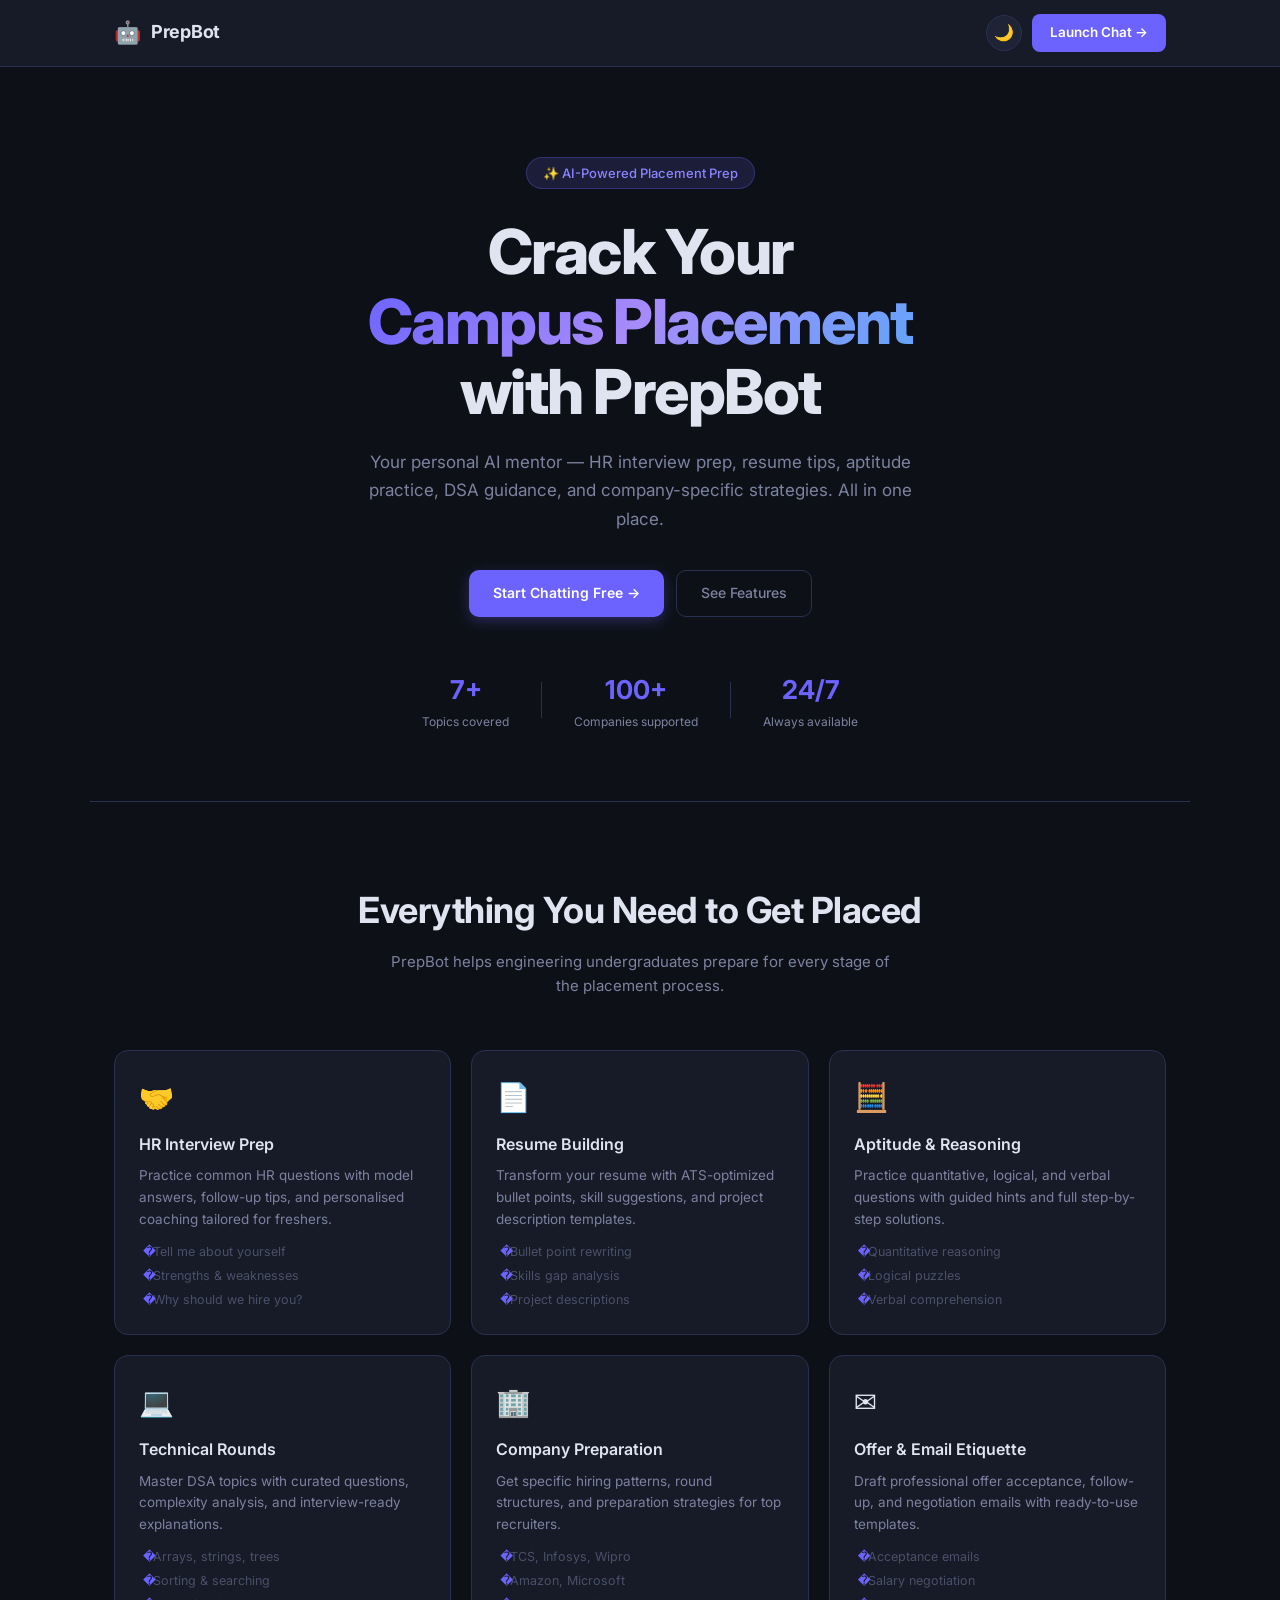
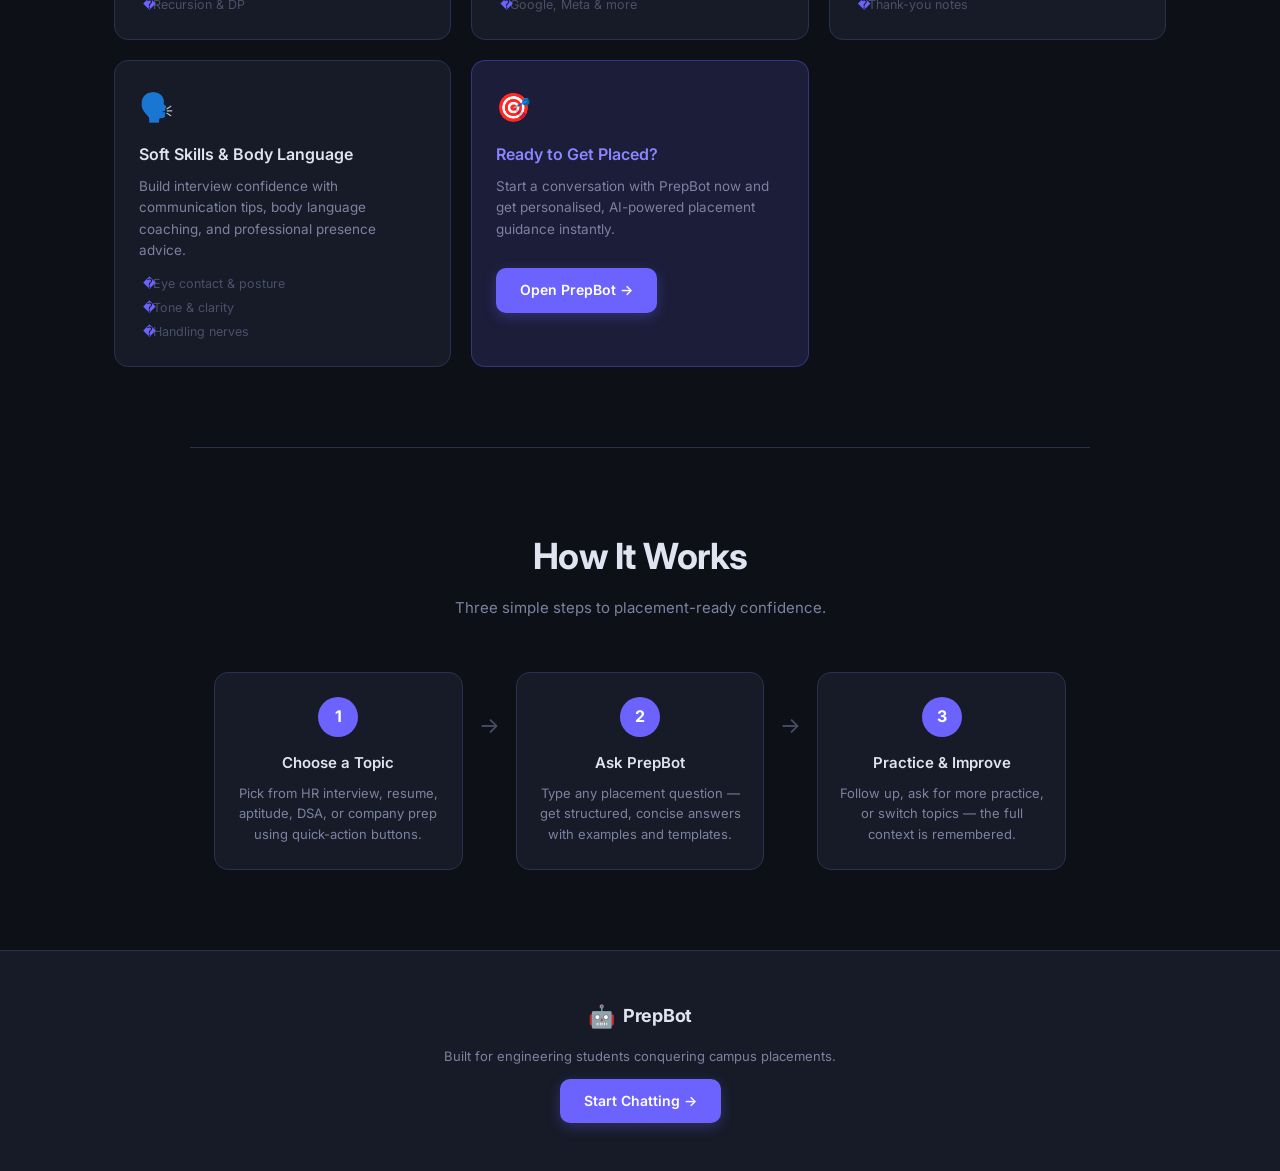
<file: index.html>
<!DOCTYPE html>
<html lang="en" data-theme="dark">

<head>
    <meta charset="UTF-8" />
    <meta name="viewport" content="width=device-width, initial-scale=1.0" />
    <title>PrepBot — Personal Placement Mentor</title>
    <meta name="description"
        content="PrepBot is an AI placement mentor for engineering students. Ace your campus placements with smart guidance on HR, DSA, resume, aptitude and more." />
    <link rel="preconnect" href="https://fonts.googleapis.com" />
    <link href="https://fonts.googleapis.com/css2?family=Inter:wght@300;400;500;600;700;800&display=swap"
        rel="stylesheet" />
    <link rel="stylesheet" href="src/style.css" />
</head>

<body class="landing-body">

    <nav class="nav">
        <div class="nav-inner">
            <div class="nav-brand">
                <span class="nav-logo">🤖</span>
                <span class="nav-name">PrepBot</span>
            </div>
            <div class="nav-actions">
                <button class="theme-toggle" id="themeToggle" aria-label="Toggle theme" title="Toggle light / dark">
                    <span class="theme-icon">🌙</span>
                </button>
                <a href="chat.html" class="nav-cta">Launch Chat →</a>
            </div>
        </div>
    </nav>

    <section class="hero">
        <div class="hero-badge">✨ AI-Powered Placement Prep</div>
        <h1 class="hero-title">
            Crack Your<br />
            <span class="hero-gradient">Campus Placement</span><br />
            with PrepBot
        </h1>
        <p class="hero-sub">
            Your personal AI mentor — HR interview prep, resume tips, aptitude practice,
            DSA guidance, and company-specific strategies. All in one place.
        </p>
        <div class="hero-actions">
            <a href="chat.html" class="btn-primary">Start Chatting Free →</a>
            <a href="#features" class="btn-ghost">See Features</a>
        </div>
        <div class="stats-row">
            <div class="stat"><strong>7+</strong><span>Topics covered</span></div>
            <div class="stat-sep"></div>
            <div class="stat"><strong>100+</strong><span>Companies supported</span></div>
            <div class="stat-sep"></div>
            <div class="stat"><strong>24/7</strong><span>Always available</span></div>
        </div>
    </section>

    <section class="features" id="features">
        <div class="section-header">
            <h2>Everything You Need to Get Placed</h2>
            <p>PrepBot helps engineering undergraduates prepare for every stage of the placement process.</p>
        </div>
        <div class="features-grid">
            <div class="feature-card">
                <div class="fc-icon">🤝</div>
                <h3>HR Interview Prep</h3>
                <p>Practice common HR questions with model answers, follow-up tips, and personalised coaching tailored
                    for freshers.</p>
                <ul class="fc-list">
                    <li>Tell me about yourself</li>
                    <li>Strengths &amp; weaknesses</li>
                    <li>Why should we hire you?</li>
                </ul>
            </div>
            <div class="feature-card">
                <div class="fc-icon">📄</div>
                <h3>Resume Building</h3>
                <p>Transform your resume with ATS-optimized bullet points, skill suggestions, and project description
                    templates.</p>
                <ul class="fc-list">
                    <li>Bullet point rewriting</li>
                    <li>Skills gap analysis</li>
                    <li>Project descriptions</li>
                </ul>
            </div>
            <div class="feature-card">
                <div class="fc-icon">🧮</div>
                <h3>Aptitude &amp; Reasoning</h3>
                <p>Practice quantitative, logical, and verbal questions with guided hints and full step-by-step
                    solutions.</p>
                <ul class="fc-list">
                    <li>Quantitative reasoning</li>
                    <li>Logical puzzles</li>
                    <li>Verbal comprehension</li>
                </ul>
            </div>
            <div class="feature-card">
                <div class="fc-icon">💻</div>
                <h3>Technical Rounds</h3>
                <p>Master DSA topics with curated questions, complexity analysis, and interview-ready explanations.</p>
                <ul class="fc-list">
                    <li>Arrays, strings, trees</li>
                    <li>Sorting &amp; searching</li>
                    <li>Recursion &amp; DP</li>
                </ul>
            </div>
            <div class="feature-card">
                <div class="fc-icon">🏢</div>
                <h3>Company Preparation</h3>
                <p>Get specific hiring patterns, round structures, and preparation strategies for top recruiters.</p>
                <ul class="fc-list">
                    <li>TCS, Infosys, Wipro</li>
                    <li>Amazon, Microsoft</li>
                    <li>Google, Meta &amp; more</li>
                </ul>
            </div>
            <div class="feature-card">
                <div class="fc-icon">✉️</div>
                <h3>Offer &amp; Email Etiquette</h3>
                <p>Draft professional offer acceptance, follow-up, and negotiation emails with ready-to-use templates.
                </p>
                <ul class="fc-list">
                    <li>Acceptance emails</li>
                    <li>Salary negotiation</li>
                    <li>Thank-you notes</li>
                </ul>
            </div>
            <div class="feature-card">
                <div class="fc-icon">🗣️</div>
                <h3>Soft Skills &amp; Body Language</h3>
                <p>Build interview confidence with communication tips, body language coaching, and professional presence
                    advice.</p>
                <ul class="fc-list">
                    <li>Eye contact &amp; posture</li>
                    <li>Tone &amp; clarity</li>
                    <li>Handling nerves</li>
                </ul>
            </div>
            <div class="feature-card cta-card">
                <div class="fc-icon">🎯</div>
                <h3>Ready to Get Placed?</h3>
                <p>Start a conversation with PrepBot now and get personalised, AI-powered placement guidance instantly.
                </p>
                <a href="chat.html" class="btn-primary" style="margin-top:16px;display:inline-block;">Open PrepBot
                    →</a>
            </div>
        </div>
    </section>

    <section class="how-it-works">
        <div class="section-header">
            <h2>How It Works</h2>
            <p>Three simple steps to placement-ready confidence.</p>
        </div>
        <div class="steps-row">
            <div class="step">
                <div class="step-num">1</div>
                <h4>Choose a Topic</h4>
                <p>Pick from HR interview, resume, aptitude, DSA, or company prep using quick-action buttons.</p>
            </div>
            <div class="step-arrow">→</div>
            <div class="step">
                <div class="step-num">2</div>
                <h4>Ask PrepBot</h4>
                <p>Type any placement question — get structured, concise answers with examples and templates.</p>
            </div>
            <div class="step-arrow">→</div>
            <div class="step">
                <div class="step-num">3</div>
                <h4>Practice &amp; Improve</h4>
                <p>Follow up, ask for more practice, or switch topics — the full context is remembered.</p>
            </div>
        </div>
    </section>

    <footer class="footer">
        <div class="footer-inner">
            <div class="footer-brand">
                <span class="nav-logo">🤖</span>
                <span class="nav-name">PrepBot</span>
            </div>
            <p class="footer-note">Built for engineering students conquering campus placements.</p>
            <a href="chat.html" class="btn-primary">Start Chatting →</a>
        </div>
    </footer>

    <script src="src/theme.js"></script>
</body>

</html>
</file>
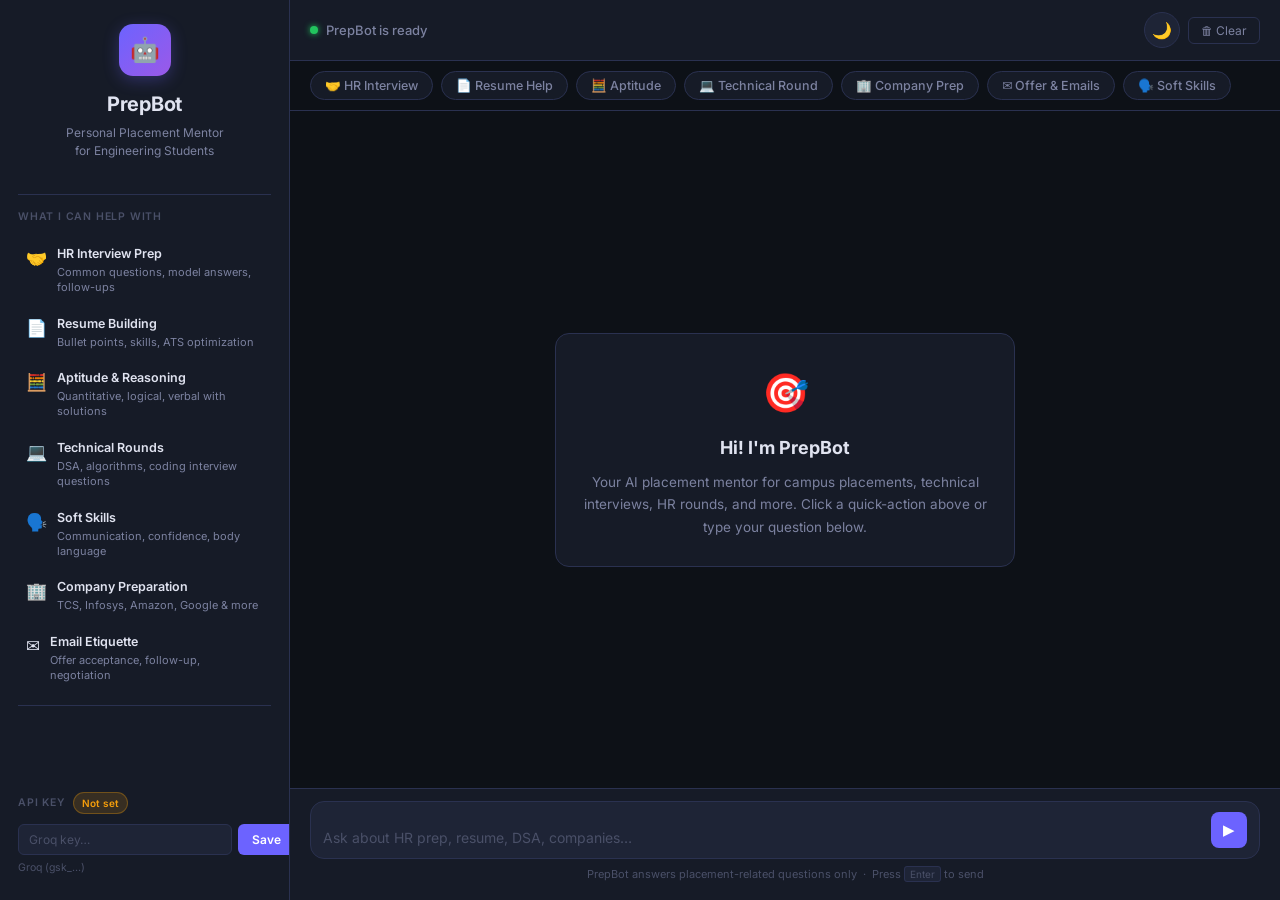
<file: chat.html>
<!DOCTYPE html>
<html lang="en" data-theme="dark">

<head>
    <meta charset="UTF-8" />
    <meta name="viewport" content="width=device-width, initial-scale=1.0" />
    <title>PrepBot — Chat</title>
    <meta name="description"
        content="Chat with PrepBot — your AI placement mentor for HR interviews, resume, aptitude, DSA, and company prep." />
    <link rel="preconnect" href="https://fonts.googleapis.com" />
    <link href="https://fonts.googleapis.com/css2?family=Inter:wght@300;400;500;600;700&display=swap"
        rel="stylesheet" />
    <link rel="stylesheet" href="src/style.css" />
</head>

<body class="chat-body">

    <div class="app-wrapper">

        <!-- ── LEFT SIDEBAR ── -->
        <aside class="side-panel">
            <div class="brand">
                <a href="index.html" class="brand-link" title="Back to home">
                    <div class="brand-logo">🤖</div>
                </a>
                <h1 class="brand-name">PrepBot</h1>
                <p class="brand-tagline">Personal Placement Mentor<br />for Engineering Students</p>
            </div>

            <div class="divider"></div>
            <p class="panel-label">What I can help with</p>

            <ul class="feature-list">
                <li class="feature-item">
                    <span class="fi-icon">🤝</span>
                    <div><strong>HR Interview Prep</strong>
                        <p>Common questions, model answers, follow-ups</p>
                    </div>
                </li>
                <li class="feature-item">
                    <span class="fi-icon">📄</span>
                    <div><strong>Resume Building</strong>
                        <p>Bullet points, skills, ATS optimization</p>
                    </div>
                </li>
                <li class="feature-item">
                    <span class="fi-icon">🧮</span>
                    <div><strong>Aptitude &amp; Reasoning</strong>
                        <p>Quantitative, logical, verbal with solutions</p>
                    </div>
                </li>
                <li class="feature-item">
                    <span class="fi-icon">💻</span>
                    <div><strong>Technical Rounds</strong>
                        <p>DSA, algorithms, coding interview questions</p>
                    </div>
                </li>
                <li class="feature-item">
                    <span class="fi-icon">🗣️</span>
                    <div><strong>Soft Skills</strong>
                        <p>Communication, confidence, body language</p>
                    </div>
                </li>
                <li class="feature-item">
                    <span class="fi-icon">🏢</span>
                    <div><strong>Company Preparation</strong>
                        <p>TCS, Infosys, Amazon, Google &amp; more</p>
                    </div>
                </li>
                <li class="feature-item">
                    <span class="fi-icon">✉️</span>
                    <div><strong>Email Etiquette</strong>
                        <p>Offer acceptance, follow-up, negotiation</p>
                    </div>
                </li>
            </ul>

            <div class="divider"></div>

            <!-- API Key -->
            <div class="api-section">
                <p class="panel-label">API Key <span class="api-status-badge" id="apiStatusBadge">Not set</span></p>
                <div class="api-input-row">
                    <input type="password" id="apiKeyInput" placeholder="Groq key…"
                        autocomplete="off" />
                    <button id="apiSaveBtn">Save</button>
                </div>
                <p class="api-hint">Groq (gsk_…)</p>
            </div>
        </aside>

        <!-- ── CHAT PANEL ── -->
        <main class="chat-panel">

            <!-- Header -->
            <div class="chat-header">
                <div class="chat-header-info">
                    <span class="ch-dot"></span>
                    <span class="ch-title">PrepBot is ready</span>
                </div>
                <div class="chat-header-actions">
                    <button class="theme-toggle" id="themeToggle" aria-label="Toggle theme" title="Toggle light / dark">
                        <span class="theme-icon">🌙</span>
                    </button>
                    <button class="clear-btn" id="clearBtn" title="Clear chat">🗑 Clear</button>
                </div>
            </div>

            <!-- Quick Actions -->
            <div class="quick-actions" id="quickActions" role="list">
                <button class="qa-btn"
                    data-prompt="Give me 5 common HR interview questions with model answers tailored for engineering freshers.">🤝
                    HR Interview</button>
                <button class="qa-btn"
                    data-prompt="Give me actionable tips to improve my engineering student resume, including bullet point structure, skills section, and project descriptions.">📄
                    Resume Help</button>
                <button class="qa-btn"
                    data-prompt="Give me 3 aptitude questions (quantitative reasoning) commonly asked in campus placements with hints and full solutions.">🧮
                    Aptitude</button>
                <button class="qa-btn"
                    data-prompt="What are the most important DSA topics for technical interviews? Give me one practice question on arrays with a detailed explanation.">💻
                    Technical Round</button>
                <button class="qa-btn"
                    data-prompt="Tell me about TCS NQT recruitment — rounds, difficulty level, key topics, and how to prepare effectively.">🏢
                    Company Prep</button>
                <button class="qa-btn"
                    data-prompt="Write a professional offer acceptance email template suitable for a campus placement offer.">✉️
                    Offer &amp; Emails</button>
                <button class="qa-btn"
                    data-prompt="Give me practical soft skills and body language tips for acing a job interview as an engineering student.">🗣️
                    Soft Skills</button>
            </div>

            <!-- Chat Window -->
            <div class="chat-window" id="chatWindow" role="log" aria-live="polite">
                <div class="welcome-card" id="welcomeCard">
                    <div class="wc-emoji">🎯</div>
                    <h2>Hi! I'm PrepBot</h2>
                    <p>Your AI placement mentor for campus placements, technical interviews, HR rounds, and more. Click
                        a quick-action above or type your question below.</p>
                </div>
            </div>

            <!-- Input -->
            <div class="input-area">
                <div class="input-row" id="inputRow">
                    <textarea id="userInput" rows="1" placeholder="Ask about HR prep, resume, DSA, companies…"
                        aria-label="Chat input"></textarea>
                    <button class="send-btn" id="sendBtn" aria-label="Send message"
                        title="Send (Enter)">&#9654;</button>
                </div>
                <p class="input-hint">PrepBot answers placement-related questions only &nbsp;·&nbsp; Press
                    <kbd>Enter</kbd> to send</p>
            </div>

        </main>
    </div>

    <script src="src/theme.js"></script>
    <script src="src/script.js"></script>
</body>

</html>
</file>
<file: src/style.css>
/* ═══════════════════════════════════════════════════════════
   PrepBot — style.css
═══════════════════════════════════════════════════════════ */

:root,
[data-theme="dark"] {
  --bg: #0d1117;
  --bg2: #0a0d13;
  --surface: #161b27;
  --surface2: #1e2436;
  --surface3: #252d42;
  --border: #2a3150;
  --accent: #6c63ff;
  --accent-dim: rgba(108, 99, 255, .15);
  --accent-hover: #8b85ff;
  --accent-glow: rgba(108, 99, 255, .3);
  --green: #22c55e;
  --amber: #f59e0b;
  --red: #ef4444;
  --text: #e0e3f0;
  --text-dim: #7c82a0;
  --text-muted: #4a5068;
  --user-bubble: #6c63ff;
  --bot-bubble: #1a1f35;
  --card-bg: #161b27;
  --gradient-text: linear-gradient(135deg, #6c63ff, #a78bfa, #60a5fa);
}

[data-theme="light"] {
  --bg: #f4f6fb;
  --bg2: #eceef5;
  --surface: #ffffff;
  --surface2: #f0f2fa;
  --surface3: #e8eaf5;
  --border: #dde1f0;
  --accent: #5b52e8;
  --accent-dim: rgba(91, 82, 232, .1);
  --accent-hover: #4840cc;
  --accent-glow: rgba(91, 82, 232, .2);
  --green: #16a34a;
  --amber: #d97706;
  --red: #dc2626;
  --text: #1a1d2e;
  --text-dim: #5a6080;
  --text-muted: #9499b8;
  --user-bubble: #5b52e8;
  --bot-bubble: #eef0fa;
  --card-bg: #ffffff;
  --gradient-text: linear-gradient(135deg, #5b52e8, #7c3aed, #2563eb);
}

*,
*::before,
*::after {
  box-sizing: border-box;
  margin: 0;
  padding: 0
}

html {
  scroll-behavior: smooth
}

body {
  font-family: 'Inter', system-ui, sans-serif;
  background: var(--bg);
  color: var(--text);
  font-size: 15px;
  line-height: 1.6;
  transition: background .25s ease, color .25s ease
}

a {
  text-decoration: none;
  color: inherit
}

ul {
  list-style: none
}

.theme-toggle {
  width: 36px;
  height: 36px;
  border-radius: 50%;
  background: var(--surface2);
  border: 1px solid var(--border);
  cursor: pointer;
  display: flex;
  align-items: center;
  justify-content: center;
  font-size: 16px;
  transition: background .18s, border-color .18s, transform .15s;
  flex-shrink: 0
}

.theme-toggle:hover {
  background: var(--surface3);
  border-color: var(--accent);
  transform: rotate(20deg)
}

.btn-primary {
  display: inline-flex;
  align-items: center;
  gap: 6px;
  background: var(--accent);
  color: #fff;
  padding: 11px 24px;
  border-radius: 10px;
  font-size: 14px;
  font-weight: 600;
  border: none;
  cursor: pointer;
  font-family: inherit;
  transition: background .18s, transform .1s, box-shadow .18s;
  box-shadow: 0 4px 14px var(--accent-glow)
}

.btn-primary:hover {
  background: var(--accent-hover);
  transform: translateY(-1px)
}

.btn-primary:active {
  transform: scale(.97)
}

.btn-ghost {
  display: inline-flex;
  align-items: center;
  padding: 11px 24px;
  border-radius: 10px;
  font-size: 14px;
  font-weight: 500;
  border: 1px solid var(--border);
  background: transparent;
  color: var(--text-dim);
  cursor: pointer;
  font-family: inherit;
  transition: all .18s
}

.btn-ghost:hover {
  background: var(--surface2);
  border-color: var(--accent);
  color: var(--accent-hover)
}

/* ═══ LANDING PAGE ═══════════════════════════════════════ */
.landing-body {
  min-height: 100vh;
  overflow-x: hidden
}

/* Nav */
.nav {
  position: sticky;
  top: 0;
  z-index: 100;
  background: var(--surface);
  border-bottom: 1px solid var(--border);
  backdrop-filter: blur(12px)
}

.nav-inner {
  max-width: 1100px;
  margin: 0 auto;
  padding: 14px 24px;
  display: flex;
  align-items: center;
  justify-content: space-between
}

.nav-brand {
  display: flex;
  align-items: center;
  gap: 10px
}

.nav-logo {
  font-size: 22px
}

.nav-name {
  font-size: 18px;
  font-weight: 700;
  letter-spacing: -.3px
}

.nav-actions {
  display: flex;
  align-items: center;
  gap: 10px
}

.nav-cta {
  background: var(--accent);
  color: #fff;
  padding: 8px 18px;
  border-radius: 8px;
  font-size: 13.5px;
  font-weight: 600;
  transition: background .18s
}

.nav-cta:hover {
  background: var(--accent-hover)
}

/* Hero */
.hero {
  max-width: 800px;
  margin: 0 auto;
  padding: 90px 24px 70px;
  text-align: center
}

.hero-badge {
  display: inline-block;
  background: var(--accent-dim);
  border: 1px solid rgba(108, 99, 255, .3);
  color: var(--accent-hover);
  padding: 5px 16px;
  border-radius: 20px;
  font-size: 13px;
  font-weight: 500;
  margin-bottom: 28px
}

.hero-title {
  font-size: clamp(36px, 6vw, 62px);
  font-weight: 800;
  line-height: 1.13;
  letter-spacing: -1.5px;
  margin-bottom: 20px
}

.hero-gradient {
  background: var(--gradient-text);
  -webkit-background-clip: text;
  -webkit-text-fill-color: transparent;
  background-clip: text
}

.hero-sub {
  font-size: 17px;
  color: var(--text-dim);
  max-width: 580px;
  margin: 0 auto 36px;
  line-height: 1.7
}

.hero-actions {
  display: flex;
  gap: 12px;
  justify-content: center;
  flex-wrap: wrap;
  margin-bottom: 52px
}

.stats-row {
  display: flex;
  align-items: center;
  justify-content: center;
  gap: 32px;
  flex-wrap: wrap
}

.stat {
  display: flex;
  flex-direction: column;
  align-items: center;
  gap: 2px
}

.stat strong {
  font-size: 26px;
  font-weight: 700;
  color: var(--accent)
}

.stat span {
  font-size: 12px;
  color: var(--text-dim)
}

.stat-sep {
  width: 1px;
  height: 36px;
  background: var(--border)
}
/* -- Section Header -- */
.section-header{text-align:center;margin-bottom:52px}
.section-header h2{font-size:clamp(24px,4vw,36px);font-weight:700;letter-spacing:-.5px;margin-bottom:10px}
.section-header p{font-size:15px;color:var(--text-dim);max-width:520px;margin:0 auto}

/* -- Features Grid -- */
.features{max-width:1100px;margin:0 auto;padding:80px 24px;border-top:1px solid var(--border)}
.features-grid{display:grid;grid-template-columns:repeat(auto-fill,minmax(290px,1fr));gap:20px}
.feature-card{background:var(--card-bg);border:1px solid var(--border);border-radius:14px;padding:24px;transition:border-color .18s,box-shadow .18s,transform .18s}
.feature-card:hover{border-color:var(--accent);box-shadow:0 4px 20px var(--accent-glow);transform:translateY(-2px)}
.fc-icon{font-size:28px;margin-bottom:12px}
.feature-card h3{font-size:16px;font-weight:600;margin-bottom:8px}
.feature-card p{font-size:13.5px;color:var(--text-dim);line-height:1.6;margin-bottom:12px}
.fc-list{display:flex;flex-direction:column;gap:4px}
.fc-list li{font-size:12.5px;color:var(--text-muted);padding-left:14px;position:relative}
.fc-list li::before{content:"�";position:absolute;left:4px;color:var(--accent)}
.cta-card{background:var(--accent-dim);border-color:rgba(108,99,255,.35)}
.cta-card h3{color:var(--accent-hover)}

/* -- How it works -- */
.how-it-works{max-width:900px;margin:0 auto;padding:80px 24px;border-top:1px solid var(--border)}
.steps-row{display:flex;align-items:flex-start;gap:16px;flex-wrap:wrap;justify-content:center}
.step{flex:1;min-width:200px;text-align:center;padding:24px 20px;background:var(--card-bg);border:1px solid var(--border);border-radius:14px}
.step-num{width:40px;height:40px;background:var(--accent);color:#fff;border-radius:50%;display:flex;align-items:center;justify-content:center;font-weight:700;font-size:16px;margin:0 auto 14px}
.step h4{font-size:15px;font-weight:600;margin-bottom:8px}.step p{font-size:13px;color:var(--text-dim);line-height:1.6}
.step-arrow{font-size:22px;color:var(--text-muted);padding-top:36px;flex-shrink:0}

/* -- Footer -- */
.footer{border-top:1px solid var(--border);padding:48px 24px;background:var(--surface)}
.footer-inner{max-width:600px;margin:0 auto;display:flex;flex-direction:column;align-items:center;gap:12px;text-align:center}
.footer-brand{display:flex;align-items:center;gap:8px;font-size:18px;font-weight:700}
.footer-note{font-size:13px;color:var(--text-dim)}
/* ═══ CHAT PAGE ══════════════════════════════════════════ */
.chat-body{height:100vh;overflow:hidden}
.app-wrapper{display:flex;height:100vh;overflow:hidden}

/* Sidebar */
.side-panel {
  width: 290px; min-width: 290px;
  background: var(--surface); border-right: 1px solid var(--border);
  display: flex; flex-direction: column;
  overflow-y: auto; padding: 24px 18px;
  scrollbar-width: thin; scrollbar-color: var(--border) transparent;
}
.brand{display:flex;flex-direction:column;align-items:center;text-align:center;padding-bottom:20px}
.brand-link{display:block;border-radius:14px;transition:opacity .18s}
.brand-link:hover{opacity:0.8}
.brand-logo{
  width:52px;height:52px;
  background:linear-gradient(135deg,var(--accent),#9b59e8);
  border-radius:14px;display:flex;align-items:center;justify-content:center;
  font-size:24px;margin-bottom:12px;box-shadow:0 4px 16px var(--accent-glow);
}
.brand-name{font-size:20px;font-weight:700;letter-spacing:-.3px}
.brand-tagline{font-size:12px;color:var(--text-dim);margin-top:4px;line-height:1.5}
.divider{height:1px;background:var(--border);margin:14px 0;flex-shrink:0}
.panel-label{
  font-size:10.5px;font-weight:600;text-transform:uppercase;
  letter-spacing:0.8px;color:var(--text-muted);margin-bottom:10px;
  display:flex;align-items:center;gap:8px;
}
.feature-list{display:flex;flex-direction:column;gap:2px}
.feature-item{display:flex;align-items:flex-start;gap:10px;padding:8px;border-radius:8px;transition:background .15s}
.feature-item:hover{background:var(--surface2)}
.fi-icon{font-size:17px;flex-shrink:0;margin-top:1px}
.feature-item strong{display:block;font-size:12.5px;font-weight:600;margin-bottom:1px}
.feature-item p{font-size:11px;color:var(--text-dim);line-height:1.4}

/* API section */
.api-section{margin-top:auto;padding-top:8px}
.api-status-badge{
  display:inline-block;padding:2px 8px;border-radius:20px;
  font-size:10px;font-weight:600;
  background:rgba(245,158,11,0.15);color:var(--amber);border:1px solid rgba(245,158,11,0.3);
  text-transform:none;letter-spacing:0;
}
.api-status-badge.saved{background:rgba(34,197,94,0.12);color:var(--green);border-color:rgba(34,197,94,0.3)}
.api-input-row{display:flex;gap:6px;margin-bottom:6px}
.api-input-row input{
  flex:1;background:var(--surface2);border:1px solid var(--border);
  border-radius:6px;padding:7px 10px;font-size:12px;color:var(--text);
  font-family:inherit;outline:none;transition:border-color .18s;
}
.api-input-row input:focus{border-color:var(--accent)}
.api-input-row input::placeholder{color:var(--text-muted)}
.api-input-row button{
  background:var(--accent);color:#fff;border:none;border-radius:6px;
  padding:7px 14px;font-size:12px;font-weight:600;
  cursor:pointer;font-family:inherit;transition:background .18s;
}
.api-input-row button:hover{background:var(--accent-hover)}
.api-hint{font-size:10.5px;color:var(--text-muted);line-height:1.4}

/* Chat panel */
.chat-panel{flex:1;display:flex;flex-direction:column;overflow:hidden;background:var(--bg)}
.chat-header{
  display:flex;align-items:center;justify-content:space-between;
  padding:12px 20px;border-bottom:1px solid var(--border);
  flex-shrink:0;background:var(--surface);
}
.chat-header-info{display:flex;align-items:center;gap:8px}
.ch-dot{width:8px;height:8px;background:var(--green);border-radius:50%;box-shadow:0 0 6px var(--green);animation:blink 2.2s infinite}
@keyframes blink{0%,100%{opacity:1}50%{opacity:0.3}}
.ch-title{font-size:13px;font-weight:500;color:var(--text-dim)}
.chat-header-actions{display:flex;align-items:center;gap:8px}
.clear-btn{
  background:none;border:1px solid var(--border);border-radius:6px;
  color:var(--text-dim);font-size:12px;padding:5px 12px;
  cursor:pointer;font-family:inherit;transition:all .18s;
}
.clear-btn:hover{background:rgba(239,68,68,0.1);border-color:var(--red);color:var(--red)}

/* Quick actions */
.quick-actions{
  display:flex;gap:8px;padding:10px 20px;
  overflow-x:auto;flex-shrink:0;border-bottom:1px solid var(--border);
  scrollbar-width:none;
}
.quick-actions::-webkit-scrollbar{display:none}
.qa-btn{
  display:inline-flex;align-items:center;gap:5px;
  padding:6px 14px;background:var(--surface);border:1px solid var(--border);
  border-radius:20px;color:var(--text-dim);font-size:12.5px;font-weight:500;
  cursor:pointer;white-space:nowrap;transition:all .18s;font-family:inherit;
}
.qa-btn:hover{background:var(--accent-dim);border-color:var(--accent);color:var(--accent-hover)}
.qa-btn:active{transform:scale(0.97)}

/* Chat window */
.chat-window{
  flex:1;overflow-y:auto;padding:20px;
  display:flex;flex-direction:column;gap:4px;
  scrollbar-width:thin;scrollbar-color:var(--border) transparent;
}
.chat-window::-webkit-scrollbar{width:5px}
.chat-window::-webkit-scrollbar-track{background:transparent}
.chat-window::-webkit-scrollbar-thumb{background:var(--border);border-radius:3px}

.welcome-card{
  background:var(--surface);border:1px solid var(--border);
  border-radius:14px;padding:28px 24px;text-align:center;
  max-width:460px;margin:auto;
}
.wc-emoji{font-size:38px;margin-bottom:12px}
.welcome-card h2{font-size:18px;font-weight:700;margin-bottom:8px}
.welcome-card p{font-size:13.5px;color:var(--text-dim);line-height:1.65}

/* Message rows */
.msg-row{display:flex;gap:10px;align-items:flex-end;animation:fadeSlideIn .16s ease both}
@keyframes fadeSlideIn{from{opacity:0;transform:translateY(5px)}to{opacity:1;transform:translateY(0)}}
.msg-row.user{flex-direction:row-reverse}
.msg-avatar{width:28px;height:28px;border-radius:50%;display:flex;align-items:center;justify-content:center;font-size:14px;flex-shrink:0;margin-bottom:18px}
.msg-row.bot .msg-avatar{background:linear-gradient(135deg,var(--accent),#9b59e8)}
.msg-row.user .msg-avatar{background:var(--surface2);border:1px solid var(--border)}
.msg-body{display:flex;flex-direction:column;max-width:72%}
.msg-row.user .msg-body{align-items:flex-end}
.msg-row.bot .msg-body{align-items:flex-start}
.msg-bubble{padding:10px 14px;border-radius:14px;font-size:14px;line-height:1.65;word-break:break-word}
.msg-row.bot .msg-bubble{background:var(--bot-bubble);border:1px solid var(--border);border-bottom-left-radius:4px;color:var(--text)}
.msg-row.user .msg-bubble{background:var(--user-bubble);color:#fff;border-bottom-right-radius:4px}
.msg-time{font-size:10px;color:var(--text-muted);margin-top:4px;padding:0 2px}

/* Markdown */
.msg-bubble h3{font-size:14px;font-weight:600;color:var(--accent-hover);margin:10px 0 4px}
.msg-bubble h3:first-child{margin-top:0}
.msg-bubble ul,.msg-bubble ol{padding-left:18px;margin:5px 0}
.msg-bubble li{margin-bottom:3px}
.msg-bubble strong{font-weight:600}
.msg-bubble em{font-style:italic}
.msg-bubble code{background:rgba(108,99,255,.15);padding:2px 6px;border-radius:4px;font-family:'Courier New',monospace;font-size:13px}
.msg-bubble pre{background:var(--bg2);border:1px solid var(--border);border-radius:8px;padding:10px 12px;margin:8px 0;overflow-x:auto;font-size:12.5px}
.msg-bubble pre code{background:none;padding:0}
.msg-bubble hr{border:none;border-top:1px solid var(--border);margin:8px 0}
.msg-bubble p+p{margin-top:5px}

/* Typing */
.typing-indicator{display:flex;align-items:center;gap:5px;padding:12px 14px}
.typing-dot{width:7px;height:7px;background:var(--accent);border-radius:50%;animation:bounce 1.1s infinite ease-in-out}
.typing-dot:nth-child(2){animation-delay:.18s}
.typing-dot:nth-child(3){animation-delay:.36s}
@keyframes bounce{0%,80%,100%{transform:translateY(0)}40%{transform:translateY(-7px)}}

/* Input */
.input-area{padding:12px 20px 16px;flex-shrink:0;border-top:1px solid var(--border);background:var(--surface)}
.input-row{
  display:flex;gap:10px;align-items:flex-end;
  background:var(--surface2);border:1px solid var(--border);
  border-radius:14px;padding:10px 12px;
  transition:border-color .18s,box-shadow .18s;
}
.input-row:focus-within{border-color:var(--accent);box-shadow:0 0 0 3px var(--accent-dim)}
#userInput{flex:1;background:none;border:none;outline:none;color:var(--text);font-family:inherit;font-size:14px;resize:none;max-height:120px;line-height:1.5}
#userInput::placeholder{color:var(--text-muted)}
.send-btn{width:36px;height:36px;background:var(--accent);border:none;border-radius:8px;color:#fff;cursor:pointer;display:flex;align-items:center;justify-content:center;flex-shrink:0;font-size:15px;transition:background .18s,transform .1s}
.send-btn:hover{background:var(--accent-hover)}
.send-btn:active{transform:scale(0.93)}
.send-btn:disabled{background:var(--border);cursor:not-allowed}
.input-hint{font-size:11px;color:var(--text-muted);margin-top:7px;text-align:center}
.input-hint kbd{background:var(--surface2);border:1px solid var(--border);border-radius:3px;padding:1px 5px;font-size:10px;font-family:inherit}

/* Responsive */
@media(max-width:768px){
  .app-wrapper{flex-direction:column}
  .side-panel{width:100%;min-width:unset;border-right:none;border-bottom:1px solid var(--border);padding:12px 16px;flex-direction:row;align-items:center;gap:14px;overflow-x:auto;overflow-y:hidden}
  .brand{flex-direction:row;text-align:left;padding-bottom:0}
  .brand-logo{width:34px;height:34px;font-size:16px;margin-bottom:0}
  .brand-tagline,.divider,.panel-label,.feature-list{display:none}
  .api-section{margin-top:0;padding-top:0;min-width:200px;flex-shrink:0}
  .msg-body{max-width:88%}
  .step-arrow{display:none}
  .steps-row{flex-direction:column}
  .step{min-width:unset}
}
@media(max-width:500px){
  .hero{padding:60px 16px 50px}
  .features,.how-it-works{padding:60px 16px}
  .features-grid{grid-template-columns:1fr}
}
</file>
